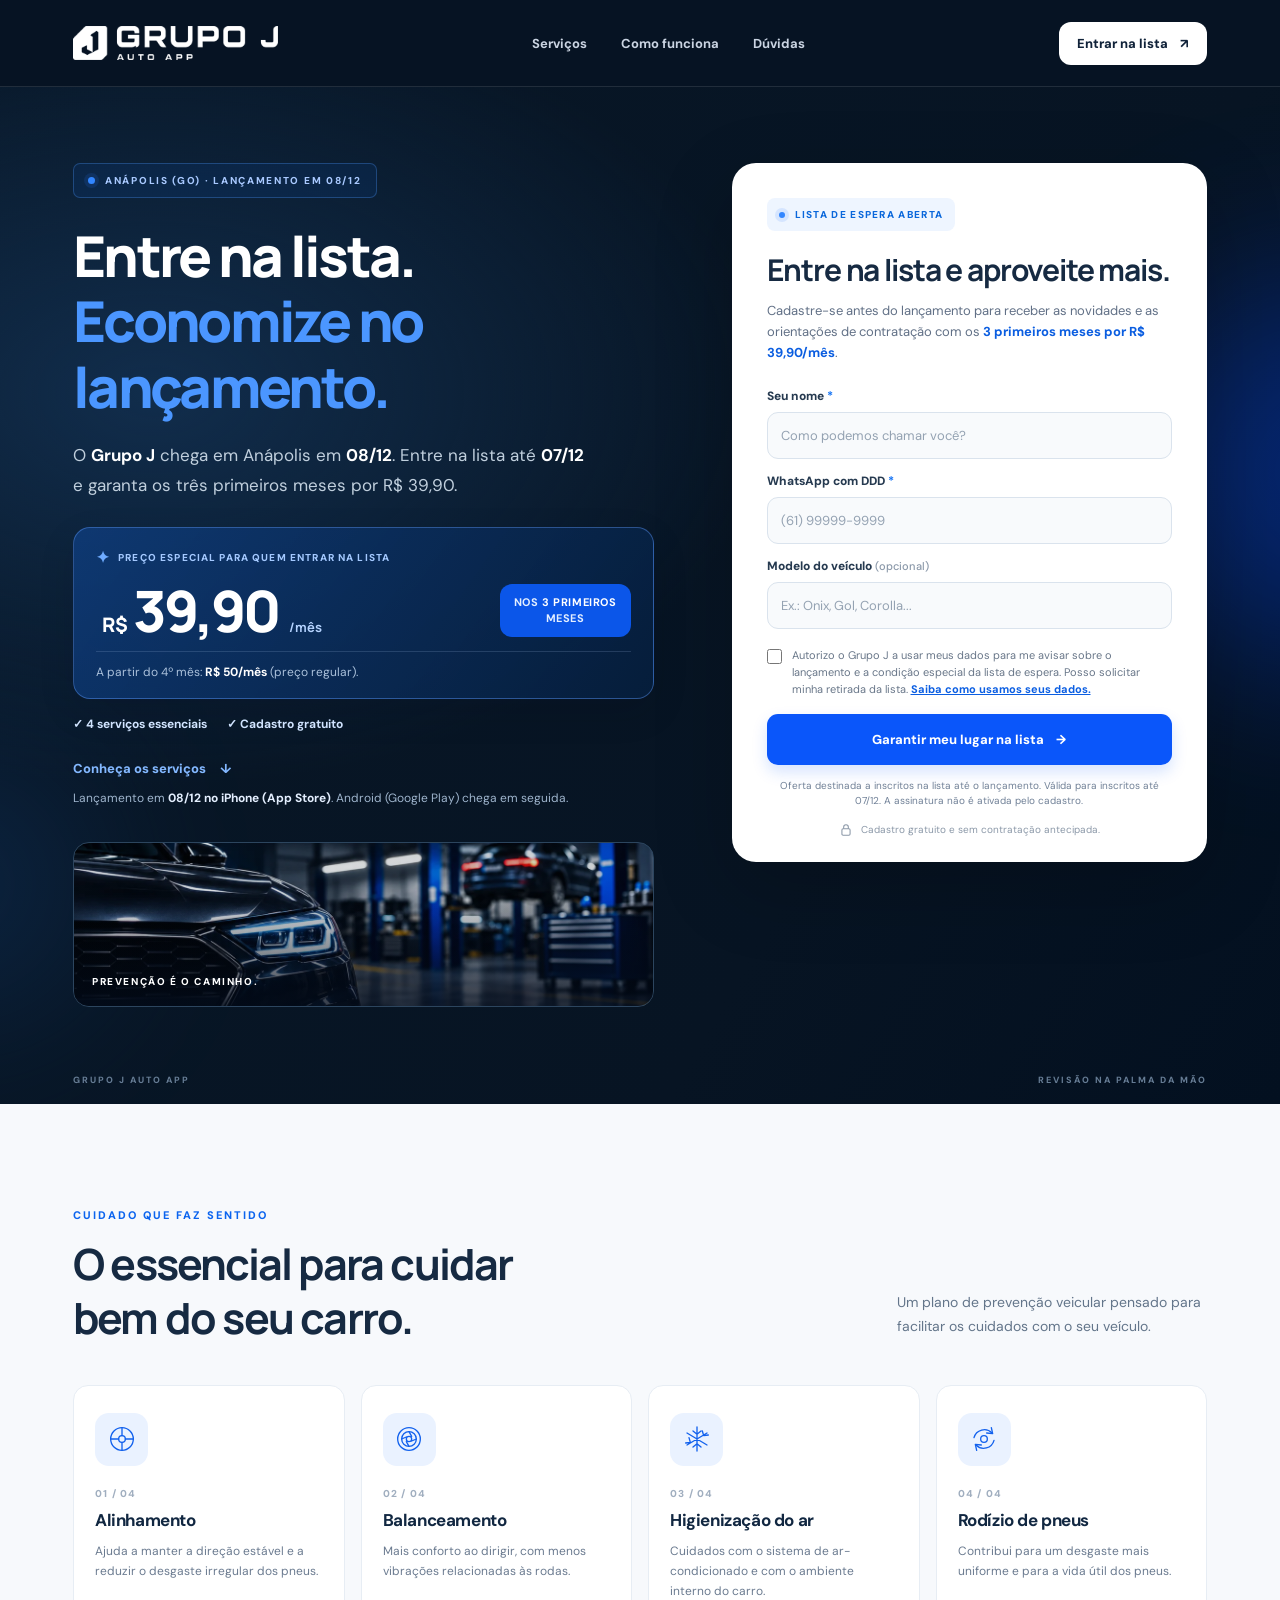
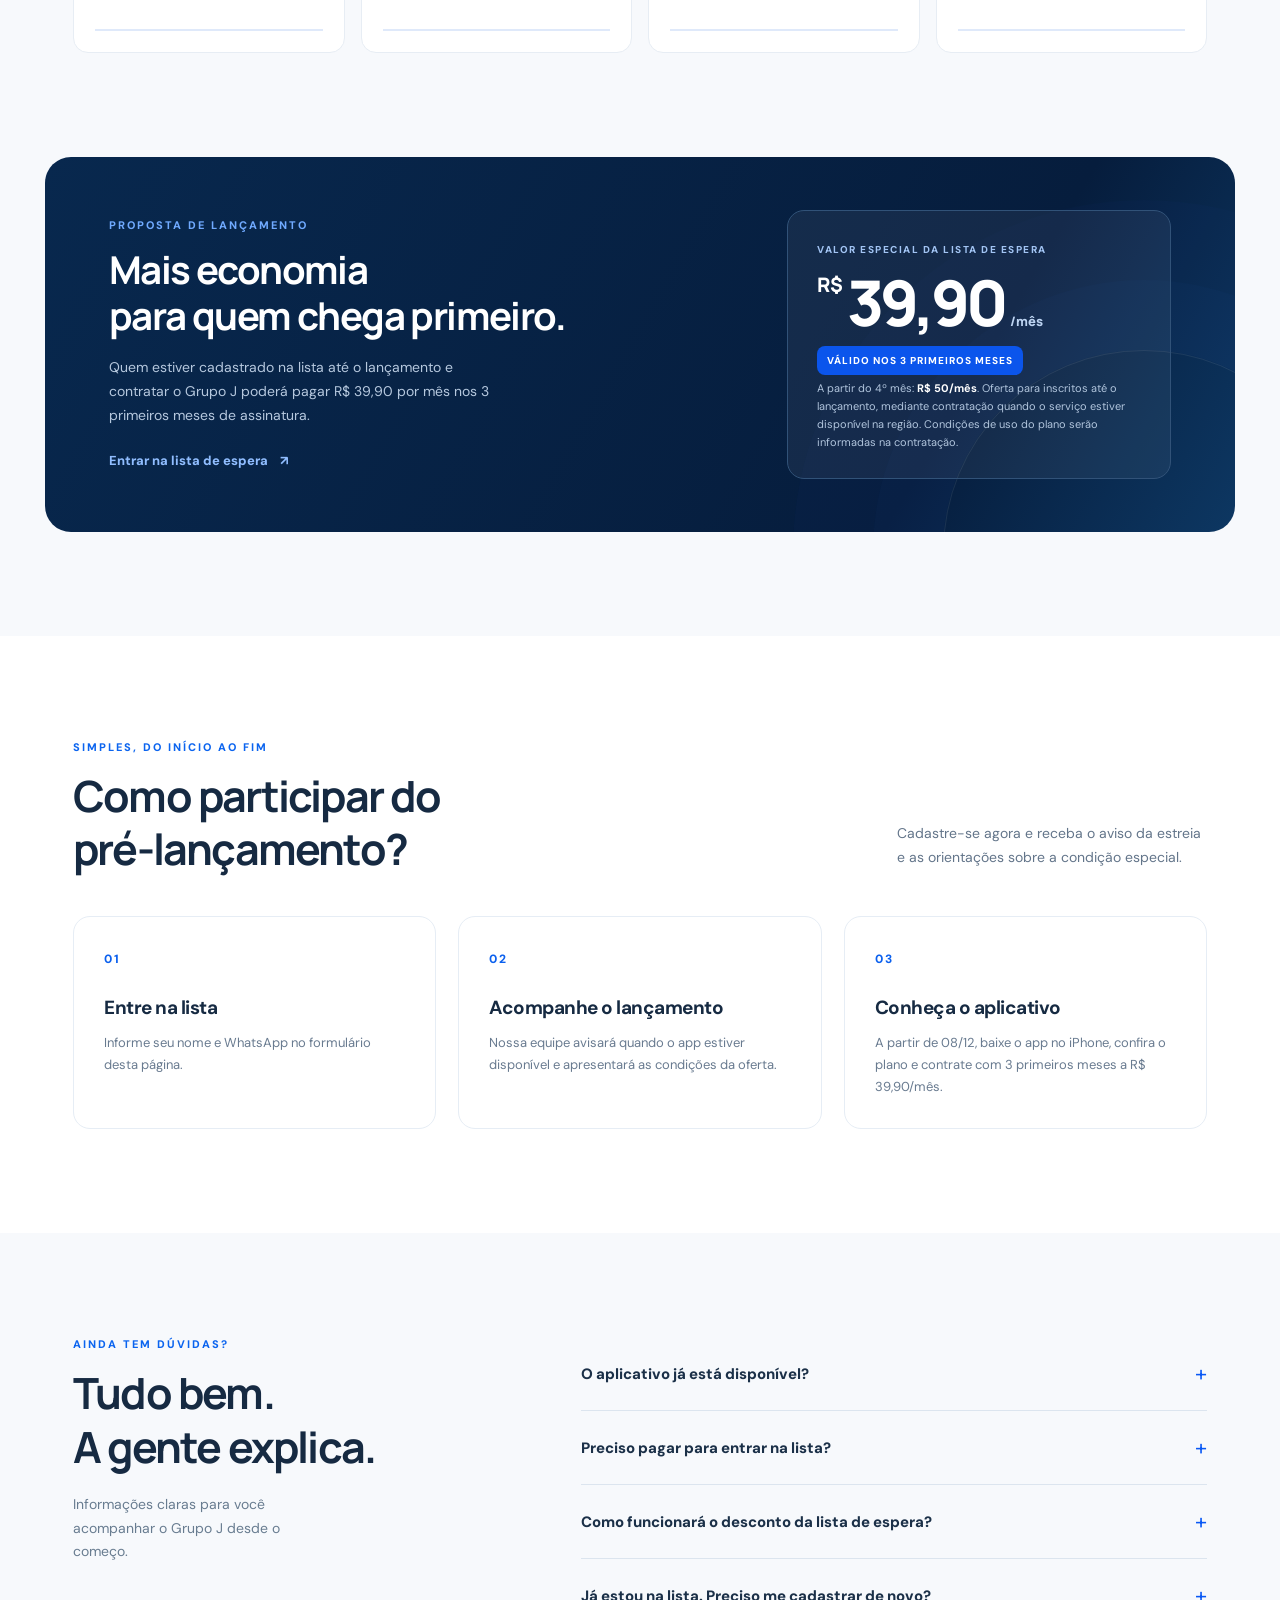
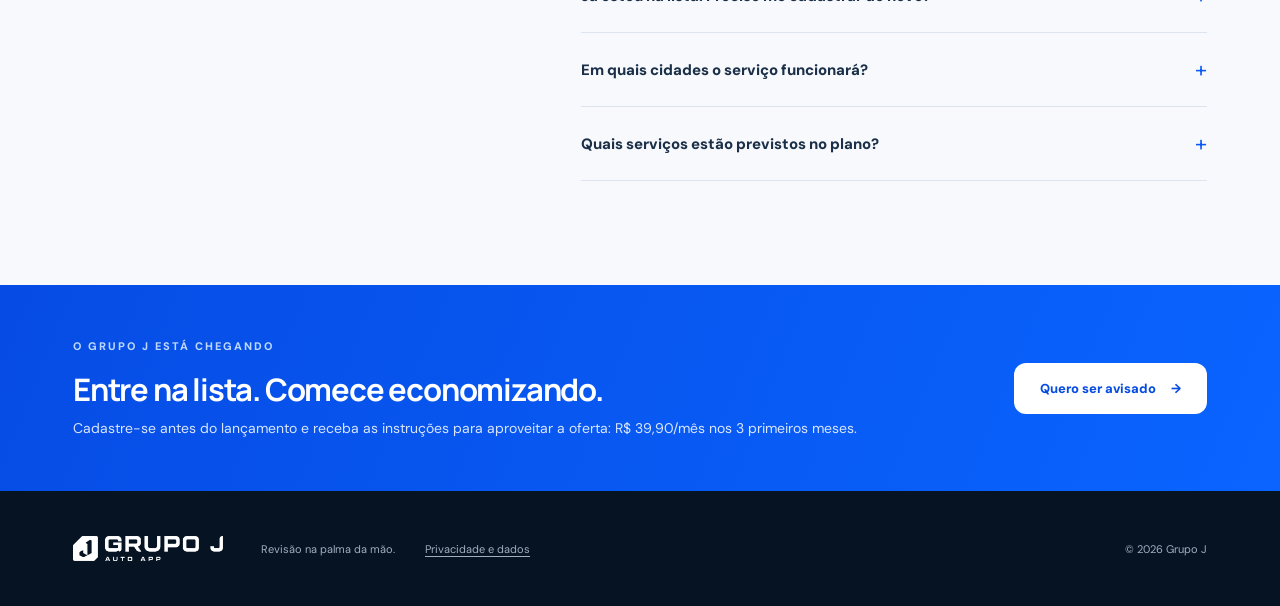
<file: index.html>
<!doctype html>
<html lang="pt-BR">
  <head>
    <meta charset="UTF-8" />
    <meta name="viewport" content="width=device-width, initial-scale=1, viewport-fit=cover" />
    <meta name="theme-color" content="#061323" />
    <meta name="description" content="Grupo J chega em Anápolis em 08/12! Inscreva-se na lista de espera: R$ 39,90/mês nos 3 primeiros meses ao contratar no lançamento. Depois, R$ 50/mês. Cadastro gratuito." />
    <meta property="og:type" content="website" />
    <meta property="og:title" content="Grupo J | 3 primeiros meses por R$ 39,90" />
    <meta property="og:description" content="Quem entrar na lista de espera até o lançamento poderá contratar o Grupo J por R$ 39,90/mês nos três primeiros meses. Depois, R$ 50/mês." />
    <title>Grupo J — Lista de espera com condição especial</title>
    <link rel="icon" href="assets/favicon.svg" type="image/svg+xml" />
    <link rel="preconnect" href="https://fonts.googleapis.com" />
    <link rel="preconnect" href="https://fonts.gstatic.com" crossorigin />
    <link href="https://fonts.googleapis.com/css2?family=DM+Sans:wght@400;500;600;700;800&family=Manrope:wght@400;500;600;700;800&display=swap" rel="stylesheet" />
    <link rel="stylesheet" href="styles.css" />
    <script src="config.js" defer></script>
    <script src="app.js" defer></script>
    <!-- Meta Pixel Code — Grupo J lista de espera -->
    <script>
      !function(f,b,e,v,n,t,s)
      {if(f.fbq)return;n=f.fbq=function(){n.callMethod?
      n.callMethod.apply(n,arguments):n.queue.push(arguments)};
      if(!f._fbq)f._fbq=n;n.push=n;n.loaded=!0;n.version='2.0';
      n.queue=[];t=b.createElement(e);t.async=!0;
      t.src=v;s=b.getElementsByTagName(e)[0];
      s.parentNode.insertBefore(t,s)}(window, document,'script',
      'https://connect.facebook.net/en_US/fbevents.js');
      fbq('init', '2364355797436251');
      fbq('track', 'PageView');
    </script>
    <noscript><img height="1" width="1" style="display:none" alt="" src="https://www.facebook.com/tr?id=2364355797436251&ev=PageView&noscript=1" /></noscript>
    <!-- End Meta Pixel Code -->
  </head>
  <body>
    <a class="skip-link" href="#conteudo">Pular para o conteúdo</a>
    <header class="site-header">
      <div class="container header-inner">
        <a class="brand" href="#inicio" aria-label="Grupo J — início">
          <img src="assets/logo-grupo-j-branca.webp" alt="Grupo J Auto App" width="225" height="38" />
        </a>
        <nav class="desktop-nav" aria-label="Navegação principal">
          <a href="#servicos">Serviços</a>
          <a href="#como-funciona">Como funciona</a>
          <a href="#perguntas">Dúvidas</a>
        </nav>
        <a class="header-cta" href="#lista">Entrar na lista <span aria-hidden="true">↗</span></a>
      </div>
    </header>

    <main id="conteudo">
      <section class="hero" id="inicio" aria-labelledby="hero-title">
        <div class="hero-light hero-light-one" aria-hidden="true"></div>
        <div class="hero-light hero-light-two" aria-hidden="true"></div>
        <div class="container hero-grid">
          <div class="hero-copy">
            <div class="eyebrow"><span class="pulse-dot"></span> ANÁPOLIS (GO) · LANÇAMENTO EM 08/12</div>
            <h1 id="hero-title">Entre na lista.<br /><span>Economize no lançamento.</span></h1>
            <p class="hero-description">O <strong>Grupo J</strong> chega em Anápolis em <strong>08/12</strong>. Entre na lista até <strong>07/12</strong> e garanta os três primeiros meses por R$ 39,90.</p>

            <div class="launch-offer" aria-label="Oferta de lançamento para participantes da lista de espera">
              <div class="launch-offer-head"><span class="offer-spark">✦</span> PREÇO ESPECIAL PARA QUEM ENTRAR NA LISTA</div>
              <div class="launch-offer-main"><div class="launch-offer-price"><span class="curr">R$</span><strong>39,90</strong><span class="per">/mês</span></div><div class="launch-offer-period">NOS <strong>3 PRIMEIROS</strong><br/>MESES</div></div>
              <div class="launch-offer-after">A partir do 4º mês: <strong>R$ 50/mês</strong> (preço regular).</div>
            </div>
            <div class="offer-benefits"><span>✓ 4 serviços essenciais</span><span>✓ Cadastro gratuito</span></div>
            <a class="hero-link" href="#servicos">Conheça os serviços <span aria-hidden="true">↓</span></a>
            <p class="platform-note">Lançamento em <strong>08/12 no iPhone (App Store)</strong>. Android (Google Play) chega em seguida.</p>
            <div class="photo-strip" role="img" aria-label="Veículo moderno em oficina automotiva">
              <div class="photo-strip-overlay"><span class="photo-tag">PREVENÇÃO É O CAMINHO.</span></div>
            </div>
          </div>

          <section class="signup-card" id="lista" aria-labelledby="signup-title">
            <div class="signup-tag"><span class="signup-tag-dot"></span> LISTA DE ESPERA ABERTA</div>
            <h2 id="signup-title">Entre na lista e aproveite mais.</h2>
            <p class="signup-intro">Cadastre-se antes do lançamento para receber as novidades e as orientações de contratação com os <strong>3 primeiros meses por R$ 39,90/mês</strong>.</p>
            <form id="waitlist-form" novalidate>
              <div class="form-field">
                <label for="nome">Seu nome <span aria-hidden="true">*</span></label>
                <input autocomplete="name" name="nome" id="nome" type="text" minlength="2" maxlength="100" placeholder="Como podemos chamar você?" required />
                <small id="nome-erro" class="error-text" aria-live="polite"></small>
              </div>
              <div class="form-field">
                <label for="whatsapp">WhatsApp com DDD <span aria-hidden="true">*</span></label>
                <input autocomplete="tel-national" name="whatsapp" id="whatsapp" type="tel" inputmode="numeric" maxlength="16" placeholder="(61) 99999-9999" required />
                <small id="whatsapp-erro" class="error-text" aria-live="polite"></small>
              </div>
              <input type="hidden" name="cidade" id="cidade" value="Anápolis / GO" />
              <div class="form-field">
                <label for="veiculo">Modelo do veículo <span class="optional">(opcional)</span></label>
                <input name="veiculo" id="veiculo" type="text" maxlength="80" placeholder="Ex.: Onix, Gol, Corolla..." />
              </div>
              <div class="visually-hidden honeypot" aria-hidden="true">
                <label for="website">Deixe este campo em branco</label>
                <input type="text" id="website" name="website" tabindex="-1" autocomplete="off" />
              </div>
              <label class="consent-line" for="consentimento">
                <input name="consentimento" id="consentimento" type="checkbox" required />
                <span>Autorizo o Grupo J a usar meus dados para me avisar sobre o lançamento e a condição especial da lista de espera. Posso solicitar minha retirada da lista. <a href='/privacidade' rel='noopener' target='_blank'>Saiba como usamos seus dados.</a></span>
              </label>
              <p id="form-feedback" class="form-feedback" role="status" aria-live="polite"></p>
              <button class="submit-btn" type="submit" id="submit-btn">Garantir meu lugar na lista <span aria-hidden="true">→</span></button>
              <p class="offer-fineprint">Oferta destinada a inscritos na lista até o lançamento. Válida para inscritos até 07/12. A assinatura não é ativada pelo cadastro.</p>
              <div class="form-footnote"><svg viewBox="0 0 24 24" fill="none" stroke="currentColor" stroke-width="1.8" aria-hidden="true"><rect x="5" y="10" width="14" height="11" rx="2"/><path d="M8 10V7a4 4 0 0 1 8 0v3"/></svg><span>Cadastro gratuito e sem contratação antecipada.</span></div>
            </form>
            <div id="success-panel" class="success-panel" hidden tabindex="-1">
              <span class="success-icon" aria-hidden="true">✓</span>
              <h3>Recebemos seu interesse!</h3>
              <p>Você entrou na lista de espera! No dia 08/12 nossa equipe vai avisar você pelo WhatsApp sobre como contratar com a condição de lançamento.</p>
              <a href="#servicos">Conheça os serviços <span aria-hidden="true">↗</span></a>
            </div>
          </section>
        </div>
        <div class="container hero-bottom"><span>GRUPO J AUTO APP</span><span>REVISÃO NA PALMA DA MÃO</span></div>
      </section>

      <section class="section services" id="servicos" aria-labelledby="services-title">
        <div class="container">
          <div class="section-head">
            <div>
              <p class="section-kicker">CUIDADO QUE FAZ SENTIDO</p>
              <h2 id="services-title">O essencial para cuidar<br />bem do seu carro.</h2>
            </div>
            <p>Um plano de prevenção veicular pensado para facilitar os cuidados com o seu veículo.</p>
          </div>
          <div class="service-grid">
            <article class="service-card">
              <div class="service-icon" aria-hidden="true"><svg viewBox="0 0 48 48" fill="none"><circle cx="24" cy="24" r="17"/><circle cx="24" cy="24" r="5"/><path d="M24 7v12M24 29v12M7 24h12M29 24h12"/></svg></div>
              <span class="service-n">01 / 04</span>
              <h3>Alinhamento</h3>
              <p>Ajuda a manter a direção estável e a reduzir o desgaste irregular dos pneus.</p>
              <span class="card-line"></span>
            </article>
            <article class="service-card">
              <div class="service-icon" aria-hidden="true"><svg viewBox="0 0 48 48" fill="none"><circle cx="24" cy="24" r="17"/><circle cx="24" cy="24" r="11"/><circle cx="24" cy="24" r="4"/><path d="m24 13 4 7M35 24l-7 3M24 35l-4-7M13 24l7-3"/></svg></div>
              <span class="service-n">02 / 04</span>
              <h3>Balanceamento</h3>
              <p>Mais conforto ao dirigir, com menos vibrações relacionadas às rodas.</p>
              <span class="card-line"></span>
            </article>
            <article class="service-card">
              <div class="service-icon" aria-hidden="true"><svg viewBox="0 0 48 48" fill="none"><path d="M24 6v36M9 15l30 18M9 33l30-18M18 12l6 5 6-5M18 36l6-5 6 5M12 22l2 7-7 1M41 18l-7 1-2-7"/></svg></div>
              <span class="service-n">03 / 04</span>
              <h3>Higienização do ar</h3>
              <p>Cuidados com o sistema de ar-condicionado e com o ambiente interno do carro.</p>
              <span class="card-line"></span>
            </article>
            <article class="service-card">
              <div class="service-icon" aria-hidden="true"><svg viewBox="0 0 48 48" fill="none"><path d="M36 15A16 16 0 0 0 9 22M12 33a16 16 0 0 0 27-7"/><path d="m35 7 2 9-9-1M13 41l-2-9 9 1"/><circle cx="24" cy="24" r="5"/></svg></div>
              <span class="service-n">04 / 04</span>
              <h3>Rodízio de pneus</h3>
              <p>Contribui para um desgaste mais uniforme e para a vida útil dos pneus.</p>
              <span class="card-line"></span>
            </article>
          </div>
        </div>
      </section>

      <section class="price-section" aria-labelledby="price-title">
        <div class="container price-panel">
          <div class="price-content"><p class="section-kicker">PROPOSTA DE LANÇAMENTO</p><h2 id="price-title">Mais economia<br />para quem chega primeiro.</h2><p>Quem estiver cadastrado na lista até o lançamento e contratar o Grupo J poderá pagar R$ 39,90 por mês nos 3 primeiros meses de assinatura.</p><a href="#lista" class="price-link">Entrar na lista de espera <span aria-hidden="true">↗</span></a></div>
          <div class="price-block"><span>VALOR ESPECIAL DA LISTA DE ESPERA</span><div class="price-amount price-promo"><sup>R$</sup>39,90<sub>/mês</sub></div><div class="price-duration">VÁLIDO NOS 3 PRIMEIROS MESES</div><p>A partir do 4º mês: <strong>R$ 50/mês</strong>. Oferta para inscritos até o lançamento, mediante contratação quando o serviço estiver disponível na região. Condições de uso do plano serão informadas na contratação.</p></div>
        </div>
      </section>

      <section class="section how" id="como-funciona" aria-labelledby="how-title">
        <div class="container">
          <div class="section-head"><div><p class="section-kicker">SIMPLES, DO INÍCIO AO FIM</p><h2 id="how-title">Como participar do<br />pré-lançamento?</h2></div><p>Cadastre-se agora e receba o aviso da estreia e as orientações sobre a condição especial.</p></div>
          <div class="steps">
            <article class="step"><span>01</span><h3>Entre na lista</h3><p>Informe seu nome e WhatsApp no formulário desta página.</p></article>
            <article class="step"><span>02</span><h3>Acompanhe o lançamento</h3><p>Nossa equipe avisará quando o app estiver disponível e apresentará as condições da oferta.</p></article>
            <article class="step"><span>03</span><h3>Conheça o aplicativo</h3><p>A partir de 08/12, baixe o app no iPhone, confira o plano e contrate com 3 primeiros meses a R$ 39,90/mês.</p></article>
          </div>
        </div>
      </section>

      <section class="faq section" id="perguntas" aria-labelledby="faq-title">
        <div class="container faq-grid">
          <div class="faq-intro"><p class="section-kicker">AINDA TEM DÚVIDAS?</p><h2 id="faq-title">Tudo bem.<br />A gente explica.</h2><p>Informações claras para você acompanhar o Grupo J desde o começo.</p></div>
          <div class="faq-list">
            <details><summary>O aplicativo já está disponível? <span aria-hidden="true">+</span></summary><p>O lançamento é em 08/12, primeiro no iPhone (App Store). A versão para Android (Google Play) chega logo depois, e quem estiver na lista será avisado.</p></details>
            <details><summary>Preciso pagar para entrar na lista? <span aria-hidden="true">+</span></summary><p>Não. A inscrição na lista de espera é gratuita e não representa contratação da assinatura.</p></details>
            <details><summary>Como funcionará o desconto da lista de espera? <span aria-hidden="true">+</span></summary><p>Quem estiver inscrito na lista de espera até o lançamento poderá contratar o plano por R$ 39,90/mês nos 3 primeiros meses. A partir do 4º mês, a mensalidade será R$ 50. O cadastro é gratuito, e a contratação depende da disponibilidade do serviço na região e das condições do plano.</p></details>
            <details><summary>Já estou na lista. Preciso me cadastrar de novo? <span aria-hidden="true">+</span></summary><p>Não. Se seu cadastro já foi recebido, ele continua na lista de espera. Quando o serviço estiver disponível, nossa equipe poderá entrar em contato com as orientações da condição de lançamento.</p></details>
            <details><summary>Em quais cidades o serviço funcionará? <span aria-hidden="true">+</span></summary><p>O Grupo J começa por Anápolis (GO), com oficinas parceiras da cidade.</p></details>
            <details><summary>Quais serviços estão previstos no plano? <span aria-hidden="true">+</span></summary><p>Alinhamento, balanceamento, higienização do ar-condicionado e rodízio de pneus. As condições de utilização serão apresentadas quando o serviço estiver disponível.</p></details>
          </div>
        </div>
      </section>

      <section class="bottom-cta" aria-labelledby="bottom-title"><div class="container bottom-inner"><div><p class="section-kicker">O GRUPO J ESTÁ CHEGANDO</p><h2 id="bottom-title">Entre na lista. Comece economizando.</h2><p>Cadastre-se antes do lançamento e receba as instruções para aproveitar a oferta: R$ 39,90/mês nos 3 primeiros meses.</p></div><a href="#lista" class="bottom-button">Quero ser avisado <span aria-hidden="true">→</span></a></div></section>
    </main>

    <footer class="footer"><div class="container footer-inner"><img src="assets/logo-grupo-j-branca.webp" alt="Grupo J Auto App" width="177" height="30"/><p>Revisão na palma da mão.</p><a href='/privacidade'>Privacidade e dados</a><span>© <span id="year">2026</span> Grupo J</span></div></footer>
  </body>
</html>
</file>
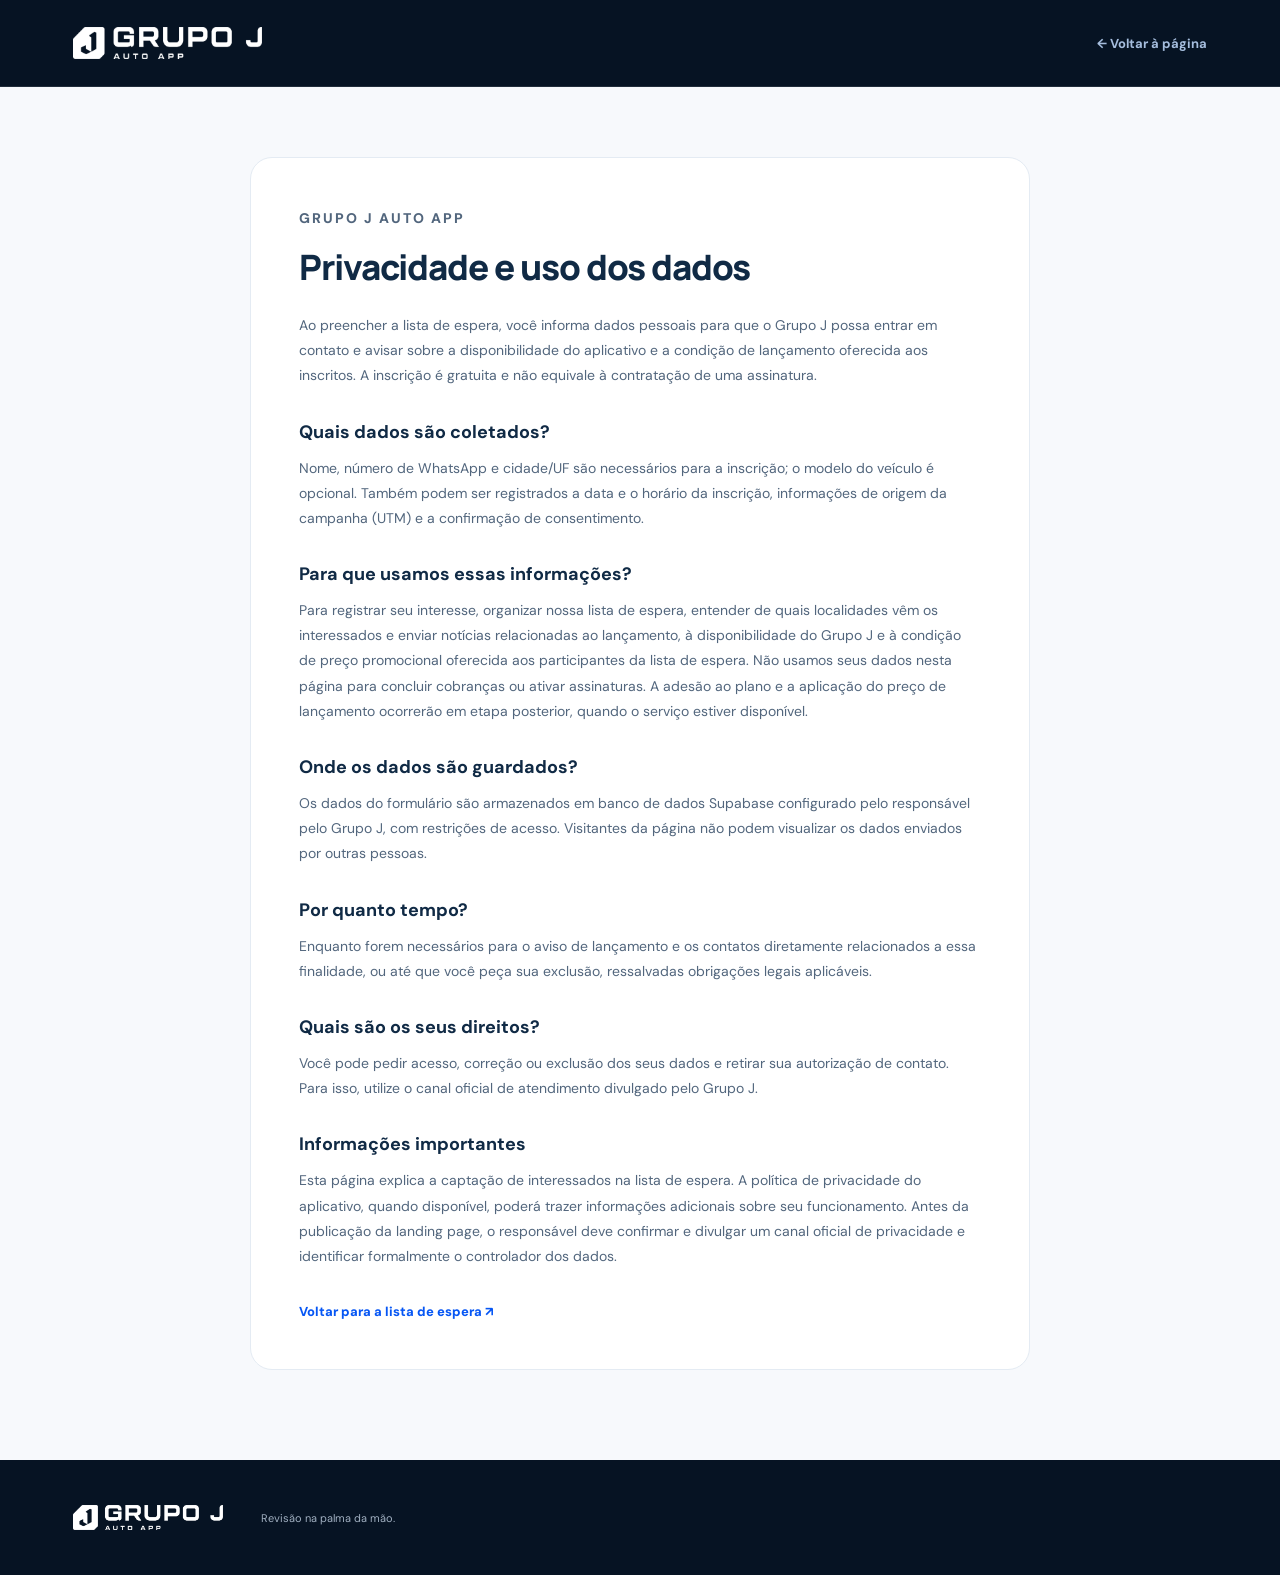
<file: privacidade.html>
<!doctype html>
<html lang="pt-BR">
<head>
<meta charset="UTF-8"/>
<meta name="viewport" content="width=device-width,initial-scale=1"/>
<meta name="theme-color" content="#061323"/><title>Privacidade — Grupo J Auto App</title>
<link rel="icon" href="assets/favicon.svg" type="image/svg+xml" />
<link href="https://fonts.googleapis.com/css2?family=DM+Sans:wght@400;600;700;800&family=Manrope:wght@700;800&display=swap" rel="stylesheet" />
<link rel="stylesheet" href="styles.css" />
<style>.privacy-body{background:#f7f9fc;min-height:100vh}.privacy-content{max-width:820px;margin:0 auto;padding:70px 20px 90px}.privacy-card{background:#fff;border:1px solid #e4ebf3;border-radius:22px;padding:48px}.privacy-card h1{color:#102a45;font:800 35px/1.25 Manrope,Arial,sans-serif;letter-spacing:-1px;margin:12px 0 23px}.privacy-card h2{font-size:18px;color:#102a45;margin:31px 0 12px}.privacy-card p,.privacy-card li{color:#52667d;line-height:1.8;font-size:14px}.privacy-card ul{padding-left:18px}.privacy-link{display:inline-block;color:#0656f4;font-weight:800;font-size:13px;margin-top:20px}.privacy-back{display:inline-block;color:#a5bddd;font-weight:700;font-size:13px}.privacy-body .site-header .header-inner{justify-content:space-between}@media(max-width:600px){.privacy-content{padding-top:35px}.privacy-card{padding:29px 22px}.privacy-card h1{font-size:28px}}</style>
</head>
<body class="privacy-body">
<header class="site-header"><div class="container header-inner"><a aria-label='Grupo J — voltar' href='/'><img width="189" height="32" src="assets/logo-grupo-j-branca.webp" alt="Grupo J Auto App" /></a><a class='privacy-back' href='/'>← Voltar à página</a></div></header>
<main class="privacy-content"><article class="privacy-card">
<p class="section-kicker">GRUPO J AUTO APP</p><h1>Privacidade e uso dos dados</h1>
<p>Ao preencher a lista de espera, você informa dados pessoais para que o Grupo J possa entrar em contato e avisar sobre a disponibilidade do aplicativo e a condição de lançamento oferecida aos inscritos. A inscrição é gratuita e não equivale à contratação de uma assinatura.</p>
<h2>Quais dados são coletados?</h2><p>Nome, número de WhatsApp e cidade/UF são necessários para a inscrição; o modelo do veículo é opcional. Também podem ser registrados a data e o horário da inscrição, informações de origem da campanha (UTM) e a confirmação de consentimento.</p>
<h2>Para que usamos essas informações?</h2><p>Para registrar seu interesse, organizar nossa lista de espera, entender de quais localidades vêm os interessados e enviar notícias relacionadas ao lançamento, à disponibilidade do Grupo J e à condição de preço promocional oferecida aos participantes da lista de espera. Não usamos seus dados nesta página para concluir cobranças ou ativar assinaturas. A adesão ao plano e a aplicação do preço de lançamento ocorrerão em etapa posterior, quando o serviço estiver disponível.</p>
<h2>Onde os dados são guardados?</h2><p>Os dados do formulário são armazenados em banco de dados Supabase configurado pelo responsável pelo Grupo J, com restrições de acesso. Visitantes da página não podem visualizar os dados enviados por outras pessoas.</p>
<h2>Por quanto tempo?</h2><p>Enquanto forem necessários para o aviso de lançamento e os contatos diretamente relacionados a essa finalidade, ou até que você peça sua exclusão, ressalvadas obrigações legais aplicáveis.</p>
<h2>Quais são os seus direitos?</h2><p>Você pode pedir acesso, correção ou exclusão dos seus dados e retirar sua autorização de contato. Para isso, utilize o canal oficial de atendimento divulgado pelo Grupo J.</p>
<h2>Informações importantes</h2><p>Esta página explica a captação de interessados na lista de espera. A política de privacidade do aplicativo, quando disponível, poderá trazer informações adicionais sobre seu funcionamento. Antes da publicação da landing page, o responsável deve confirmar e divulgar um canal oficial de privacidade e identificar formalmente o controlador dos dados.</p>
<a class='privacy-link' href='/#lista'>Voltar para a lista de espera ↗</a>
</article></main>
<footer class="footer"><div class="container footer-inner"><img src="assets/logo-grupo-j-branca.webp" alt="Grupo J" width="150" height="25"/><p>Revisão na palma da mão.</p></div></footer>
</body></html>
</file>
<file: styles.css>
:root{--ink:#061323;--navy:#07192c;--navy2:#0b2341;--blue:#0754ff;--blue2:#247aff;--line:#e5ebf2;--surface:#f3f7fb;--text:#162a42;--muted:#64758b;--white:#fff;--radius:20px;font-family:'DM Sans',Arial,sans-serif}
*{box-sizing:border-box}html{scroll-behavior:smooth;scroll-padding-top:96px}body{margin:0;color:var(--text);background:white;-webkit-font-smoothing:antialiased}a{color:inherit;text-decoration:none}button,input{font:inherit}button{cursor:pointer}img{max-width:100%;display:block}svg{width:24px;height:24px}a:focus-visible,button:focus-visible,input:focus-visible,summary:focus-visible{outline:3px solid #6aa5ff;outline-offset:3px}.container{max-width:1190px;margin:auto;padding-inline:28px}.skip-link{position:absolute;left:-999px;top:8px;background:white;color:black;z-index:100;padding:10px}.skip-link:focus{left:8px}.site-header{position:relative;z-index:5;background:#061323;border-bottom:1px solid rgba(255,255,255,.11)}.header-inner{height:86px;display:flex;align-items:center;justify-content:space-between;gap:28px}.brand img{width:205px;height:auto}.desktop-nav{display:flex;gap:34px;color:#cad4e2;font-size:13px;font-weight:700}.desktop-nav a:hover{color:white}.header-cta{background:#fff;color:#102239;border-radius:12px;padding:13px 18px;font-weight:800;font-size:13px;white-space:nowrap;transition:transform .2s,background .2s}.header-cta span{margin-left:9px}.header-cta:hover{transform:translateY(-2px);background:#e8f0ff}
.hero{position:relative;overflow:hidden;background:radial-gradient(ellipse at 12% 30%,#112d4c 0%,transparent 39%),linear-gradient(120deg,#081727 0%,#071423 67%,#031020 100%);color:#fff}.hero-light{position:absolute;border-radius:999px;filter:blur(90px);pointer-events:none;opacity:.35}.hero-light-one{width:390px;height:390px;background:#084bff;right:-240px;top:190px}.hero-light-two{width:240px;height:240px;background:#174988;left:-160px;bottom:100px}.hero-grid{position:relative;display:grid;grid-template-columns:minmax(0,1.05fr) minmax(360px,.86fr);align-items:center;gap:78px;padding-top:76px;padding-bottom:67px}.hero-copy{min-width:0}.eyebrow{display:inline-flex;gap:10px;align-items:center;border:1px solid rgba(76,151,255,.3);background:rgba(17,103,225,.1);color:#a9c9ff;padding:10px 14px;border-radius:7px;font-weight:800;letter-spacing:1.7px;font-size:10px}.pulse-dot,.signup-tag-dot{display:block;width:7px;height:7px;border-radius:50%;background:#3286ff;box-shadow:0 0 0 4px rgba(52,126,255,.13)}h1,h2,h3,p{margin-top:0}.hero h1{font-family:Manrope,'DM Sans',sans-serif;font-size:clamp(37px,4.4vw,60px);line-height:1.16;font-weight:800;letter-spacing:-2.7px;margin:25px 0 21px;max-width:680px}.hero h1 span{color:#4b96ff}.hero-description{font-size:17px;line-height:1.77;color:#c0cfdd;max-width:520px;margin:0}.hero-description strong{color:white}.hero-highlights{display:flex;align-items:center;gap:32px;margin:28px 0 20px}.highlight{display:flex;gap:11px;align-items:center}.highlight-number,.highlight-price{font-family:Manrope,Arial,sans-serif;font-size:49px;line-height:1;letter-spacing:-2px;color:#fff;font-weight:800}.highlight-price sup{font-size:17px;letter-spacing:-.5px;vertical-align:top;margin-right:5px;line-height:1.3}.highlight-label{font-size:12px;line-height:1.46;color:#abbfd5;font-weight:600}.highlight-divider{width:1px;height:47px;background:#38526c}.hero-link{font-weight:800;color:#83b8ff;font-size:13px;display:inline-flex;gap:14px;align-items:center}.hero-link:hover{color:white}.photo-strip{height:165px;margin-top:35px;background-image:linear-gradient(90deg,rgba(6,19,35,.13),rgba(6,19,35,.20)),url('assets/oficina-automotiva.webp');background-position:center 47%;background-size:cover;border:1px solid #2c455e;border-radius:16px;position:relative;overflow:hidden}.photo-strip-overlay{position:absolute;inset:0;display:flex;align-items:end;padding:18px;background:linear-gradient(0deg,rgba(2,11,26,.75),transparent 65%)}.photo-tag{font-size:10px;font-weight:800;letter-spacing:1.6px;color:#fff}.signup-card{background:#fff;color:#162a42;padding:35px 35px 25px;border-radius:24px;box-shadow:0 25px 80px rgba(0,0,0,.2);align-self:start;scroll-margin-top:100px}.signup-tag{display:inline-flex;align-items:center;gap:10px;font-size:10px;letter-spacing:1.3px;font-weight:800;color:#0a67db;background:#eef5ff;padding:10px 12px;border-radius:8px}.signup-tag-dot{width:6px;height:6px}.signup-card h2{font-family:Manrope,Arial,sans-serif;letter-spacing:-1.15px;font-size:30px;line-height:1.28;margin:20px 0 12px}.signup-intro{font-size:13px;line-height:1.6;color:#617086;margin-bottom:24px}.form-field{margin-bottom:14px}.form-field label{display:block;color:#263a50;font-weight:800;font-size:12px;margin-bottom:8px}.form-field label>span:not(.optional){color:#1674f4}.form-field .optional{font-size:11px;color:#8a98a9;font-weight:500}.form-field input{display:block;width:100%;border:1px solid #dae3ed;border-radius:11px;height:47px;padding:0 13px;background:#f8fafc;color:#1c2f43;font-size:13px;outline:none;transition:border-color .2s,box-shadow .2s}.form-field input::placeholder{color:#94a2b2}.form-field input:focus{border-color:#3387f9;box-shadow:0 0 0 3px rgba(52,122,240,.1);background:white}.form-field input[aria-invalid='true']{border-color:#d65454}.error-text{color:#bc3838;font-size:11px;margin-top:4px;display:block;min-height:0}.error-text:empty{display:none}.visually-hidden{position:absolute!important;width:1px;height:1px;padding:0;margin:-1px;overflow:hidden;clip-path:inset(50%);white-space:nowrap;border:0}.consent-line{display:flex;gap:10px;align-items:flex-start;font-size:11px;line-height:1.55;color:#697789;margin:18px 0 16px;cursor:pointer}.consent-line input{flex:none;accent-color:#0a5cff;margin:2px 0 0;cursor:pointer;width:15px;height:15px}.consent-line a{text-decoration:underline;color:#0b5ee2;font-weight:700}.submit-btn{display:flex;align-items:center;justify-content:center;gap:12px;background:#0a56fa;color:white;border:0;border-radius:11px;width:100%;min-height:51px;font-weight:800;font-size:13px;box-shadow:0 7px 15px rgba(10,86,250,.17);transition:background .2s,transform .2s}.submit-btn:hover{background:#003fc7;transform:translateY(-1px)}.submit-btn:disabled{opacity:.68;cursor:progress;transform:none}.form-feedback{font-size:12px;color:#a33535;line-height:1.5;margin:0 0 11px}.form-feedback:empty{display:none}.form-footnote{display:flex;justify-content:center;align-items:center;gap:8px;margin-top:14px;font-size:10px;color:#8b98a8}.form-footnote svg{height:14px;width:14px}.success-panel{text-align:center;outline:0;padding:26px 0 13px}.success-panel[hidden]{display:none}.success-icon{width:64px;height:64px;margin:auto auto 20px;border-radius:50%;background:#e7f6ee;color:#13a261;display:grid;place-items:center;font-size:34px;font-weight:800}.success-panel h3{font-size:24px;margin-bottom:12px}.success-panel p{font-size:14px;color:#617086;line-height:1.65}.success-panel a{color:#0754ff;font-weight:800;font-size:13px}.hero-bottom{display:flex;justify-content:space-between;position:relative;padding-bottom:18px;color:#667c94;font-size:9px;font-weight:800;letter-spacing:2px}
.section{padding:104px 0}.services{background:#f7f9fc}.section-head{display:flex;justify-content:space-between;align-items:end;gap:40px;margin-bottom:40px}.section-kicker{color:#0b64ef;font-size:11px;letter-spacing:2px;font-weight:800;margin-bottom:15px}.section-head h2,.faq-intro h2{font-size:clamp(30px,3.4vw,43px);font-family:Manrope,Arial,sans-serif;letter-spacing:-1.8px;line-height:1.25;margin:0}.section-head>p{max-width:310px;line-height:1.7;color:#63758a;margin:0 0 6px;font-size:14px}.service-grid{display:grid;grid-template-columns:repeat(4,1fr);gap:16px}.service-card{background:white;border:1px solid #e7edf4;border-radius:15px;padding:27px 21px 21px;min-height:268px;position:relative;display:flex;flex-direction:column;transition:transform .2s,box-shadow .2s}.service-card:hover{transform:translateY(-4px);box-shadow:0 14px 35px rgba(8,36,78,.07)}.service-icon{height:53px;width:53px;border-radius:14px;background:#eaf2ff;display:grid;place-items:center;color:#1261ed;margin-bottom:21px}.service-icon svg{width:32px;height:32px;stroke:currentColor;stroke-width:2;stroke-linecap:round;stroke-linejoin:round}.service-n{color:#a0aebf;font-size:10px;letter-spacing:1.2px;font-weight:800;margin-bottom:9px}.service-card h3{font-size:17px;letter-spacing:-.4px;margin:0 0 10px;color:#112741}.service-card p{font-size:12px;line-height:1.68;color:#6b7b90;margin:0 0 24px}.card-line{height:2px;background:#dfe9fa;margin-top:auto;display:block}.service-card:hover .card-line{background:#0a57f6}.price-section{background:#f7f9fc;padding:0 0 104px}.price-panel{background:linear-gradient(120deg,#08284e,#061d3d 75%,#0d3762);border-radius:26px;color:white;padding:53px 64px;display:grid;grid-template-columns:1.3fr .8fr;gap:55px;align-items:center;position:relative;overflow:hidden}.price-panel:before{content:'';position:absolute;right:-110px;bottom:-220px;width:400px;height:400px;border:1px solid rgba(255,255,255,.08);border-radius:50%;box-shadow:0 0 0 70px rgba(50,122,255,.025),0 0 0 150px rgba(50,122,255,.02)}.price-content,.price-block{position:relative}.price-content .section-kicker{color:#70aaff}.price-content h2{font-family:Manrope,Arial,sans-serif;font-size:clamp(30px,3vw,42px);line-height:1.21;letter-spacing:-1.6px;margin:0 0 16px}.price-content>p:not(.section-kicker){font-size:14px;line-height:1.7;color:#b6c8de;max-width:390px;margin-bottom:22px}.price-link{font-size:13px;font-weight:800;color:#90bdff;display:inline-flex;gap:12px;align-items:center}.price-block{border:1px solid #315278;border-radius:17px;padding:26px 29px;background:rgba(255,255,255,.055)}.price-block>span{font-size:10px;letter-spacing:1.5px;color:#a2c4f3;font-weight:800}.price-amount{font-size:86px;letter-spacing:-7px;line-height:1.4;font-family:Manrope,Arial,sans-serif;font-weight:800}.price-amount sup{font-size:25px;letter-spacing:0;vertical-align:top;margin-right:8px;line-height:2.7}.price-amount sub{font-size:15px;letter-spacing:0;margin-left:6px;vertical-align:baseline;color:#bdd4f2}.price-block p{color:#b1c5dd;font-size:11px;line-height:1.65;margin:4px 0 0}
.how{background:#fff}.steps{display:grid;grid-template-columns:repeat(3,1fr);gap:22px}.step{padding:30px;border:1px solid #e6edf5;border-radius:17px;background:#fff;min-height:213px}.step>span{font-size:12px;color:#0b60ee;font-weight:800;letter-spacing:2px}.step h3{font-size:19px;letter-spacing:-.5px;margin:27px 0 12px}.step p{font-size:13px;line-height:1.7;color:#697b90;margin:0}.faq{background:#f7f9fc}.faq-grid{display:grid;grid-template-columns:.8fr 1.2fr;gap:90px}.faq-intro>p:last-child{max-width:260px;color:#687c90;font-size:14px;line-height:1.7;margin:19px 0 0}.faq-list details{border-bottom:1px solid #dce5ef}.faq-list summary{list-style:none;cursor:pointer;font-weight:800;font-size:15px;color:#1b3048;padding:22px 0;display:flex;justify-content:space-between;align-items:center;gap:20px}.faq-list summary::-webkit-details-marker{display:none}.faq-list summary span{color:#0a59f5;font-size:22px;font-weight:400;transition:transform .2s}.faq-list details[open] summary span{transform:rotate(45deg)}.faq-list details>p{font-size:13px;line-height:1.75;color:#6c7d90;max-width:620px;margin:0 0 22px}.bottom-cta{background:linear-gradient(112deg,#064ce4,#0a64ff);color:white;padding:54px 0}.bottom-inner{display:flex;align-items:center;justify-content:space-between;gap:25px}.bottom-cta .section-kicker{color:#bdd8ff}.bottom-cta h2{font-family:Manrope,Arial,sans-serif;font-size:31px;letter-spacing:-1.2px;margin:0 0 9px}.bottom-cta p:last-child{font-size:14px;color:#d9e6ff;margin:0}.bottom-button{padding:17px 26px;border-radius:12px;font-weight:800;font-size:13px;background:white;color:#074ce1;white-space:nowrap;display:inline-flex;gap:15px}.bottom-button:hover{background:#edf4ff}.footer{background:#061323;color:#a0afc0}.footer-inner{display:flex;align-items:center;gap:30px;min-height:115px;font-size:11px}.footer img{max-width:150px;height:auto;margin-right:8px}.footer p{margin:0}.footer a{text-decoration:underline;text-underline-offset:3px}.footer span:last-child{margin-left:auto}
@media(max-width:1020px){.hero-grid{gap:34px;grid-template-columns:minmax(0,1fr) minmax(330px,.95fr)}.hero h1{font-size:44px}.signup-card{padding:29px 25px 24px}.service-grid{grid-template-columns:repeat(2,1fr)}.service-card{min-height:250px}.faq-grid{gap:40px}.price-panel{padding:45px 42px}}
@media(max-width:730px){.container{padding-inline:20px}.header-inner{height:74px}.brand img{width:161px}.desktop-nav{display:none}.header-cta{font-size:11px;padding:11px 12px}.header-cta span{display:none}.hero-grid{display:flex;flex-direction:column;gap:28px;padding-top:43px;padding-bottom:31px;align-items:stretch}.hero h1{font-size:clamp(36px,8vw,47px);letter-spacing:-1.85px;margin-top:21px}.hero-description{font-size:14px;line-height:1.73}.hero-highlights{margin:25px 0 18px;gap:24px}.highlight-number,.highlight-price{font-size:41px}.photo-strip{height:150px;margin-top:26px}.signup-card{width:100%;padding:29px 22px 22px;border-radius:18px}.signup-card h2{font-size:26px}.hero-bottom{font-size:8px;letter-spacing:1.2px}.section{padding:74px 0}.section-head{display:block;margin-bottom:28px}.section-head h2,.faq-intro h2{font-size:31px}.section-head>p{margin-top:17px}.services .service-grid{grid-template-columns:repeat(2,1fr);gap:12px}.service-card{padding:21px 16px;min-height:265px}.service-card h3{font-size:15px}.service-card p{font-size:11px}.price-section{padding-bottom:74px}.price-panel{grid-template-columns:1fr;padding:33px 26px;gap:24px;border-radius:18px}.price-content h2{font-size:32px}.price-amount{font-size:69px}.price-block{padding:22px}.steps{grid-template-columns:1fr;gap:12px}.step{min-height:0;padding:23px}.step h3{margin:16px 0 8px}.faq-grid{grid-template-columns:1fr;gap:15px}.faq-intro>p:last-child{max-width:none}.bottom-inner{align-items:flex-start;flex-direction:column}.bottom-cta h2{font-size:28px}.bottom-button{margin-top:4px}.footer-inner{min-height:0;padding-block:30px;flex-wrap:wrap;gap:18px}.footer-inner p{width:calc(100% - 180px)}.footer span:last-child{margin-left:0}}
@media(max-width:380px){.container{padding-inline:17px}.brand img{width:139px}.header-cta{padding:10px}.hero h1{font-size:34px}.signup-card{padding:25px 17px}.service-grid{grid-template-columns:1fr!important}.service-card{min-height:180px}.photo-strip{height:135px}}
@media(prefers-reduced-motion:reduce){html{scroll-behavior:auto}*,*:before,*:after{transition:none!important;animation:none!important}}

.platform-note{margin:12px 0 0;font-size:12px;line-height:1.4;color:#9fb5cd}.platform-note strong{color:#e4efff}

/* GRUPO J — CONDIÇÃO ESPECIAL DE LANÇAMENTO */

.launch-offer{margin:27px 0 17px;padding:19px 22px 18px;border:1px solid rgba(95,156,255,.41);border-radius:17px;background:linear-gradient(125deg,rgba(15,62,128,.78),rgba(6,30,60,.94));box-shadow:0 13px 37px rgba(1,11,30,.11)}
.launch-offer-head{display:flex;align-items:center;gap:8px;color:#a4c9ff;font-size:10px;letter-spacing:1.15px;font-weight:800}.offer-spark{color:#6eabff;font-size:16px}.launch-offer-main{display:flex;align-items:center;justify-content:space-between;gap:12px;margin:8px 0 7px}.launch-offer-price{color:#fff;font:800 clamp(50px,4.7vw,68px)/1.12 Manrope,Arial,sans-serif;letter-spacing:-3.6px;white-space:nowrap}.launch-offer-price small{font-size:21px;letter-spacing:0;vertical-align:top;margin-right:6px;line-height:2.2}.launch-offer-price>span{font-size:14px;letter-spacing:0;font-weight:700;color:#b5d3ff;margin-left:6px}.launch-offer-period{padding:10px 14px;border-radius:12px;background:#0b56e9;color:#e4efff;text-align:center;font-size:11px;font-weight:700;line-height:1.5;letter-spacing:.6px}.launch-offer-period strong{color:#fff}.launch-offer-after{border-top:1px solid rgba(168,195,233,.18);padding-top:12px;color:#abc1db;font-size:12px}.launch-offer-after strong{color:#fff}.offer-benefits{display:flex;flex-wrap:wrap;column-gap:20px;row-gap:8px;color:#d1e4ff;font-size:12px;font-weight:700;margin:4px 0 25px}.signup-intro strong{color:#0a5de0}.price-promo{font-size:63px;letter-spacing:-4px;white-space:nowrap}.price-promo sup{font-size:20px;margin-right:4px}.price-promo sub{font-size:13px}.price-duration{display:inline-block;padding:8px 10px;border-radius:8px;background:#0b55ec;color:white;font-size:10px;font-weight:800;letter-spacing:1px}.price-block p strong{color:#fff}
@media(max-width:1020px){.launch-offer{padding:17px}.launch-offer-main{flex-wrap:wrap}.launch-offer-price{font-size:53px}.launch-offer-period{font-size:10px}}
@media(max-width:730px){.hero-grid{padding-top:30px}.hero h1{font-size:clamp(35px,8vw,45px)}.launch-offer{margin:23px 0 15px;padding:17px}.launch-offer-main{flex-wrap:nowrap}.launch-offer-price{font-size:clamp(43px,10vw,57px);letter-spacing:-3px}.launch-offer-price small{font-size:17px;margin-right:3px}.launch-offer-price>span{font-size:11px;margin-left:1px}.launch-offer-period{padding:9px;font-size:9px}.offer-benefits{font-size:11px;margin-bottom:20px}.price-promo{font-size:59px}}
@media(max-width:380px){.launch-offer-price{font-size:42px}.launch-offer-period{padding:7px;font-size:8px}.launch-offer-head{font-size:8px}.launch-offer-after{font-size:11px}}

/* Alinhamento tipográfico robusto para navegadores e preview */
.launch-offer-price{display:flex;align-items:baseline;gap:5px;line-height:1;letter-spacing:0;font-size:initial}
.launch-offer-price .curr{font-family:Manrope,Arial,sans-serif;font-size:20px;font-weight:800;line-height:1;letter-spacing:0;color:#fff}
.launch-offer-price strong{font-family:Manrope,Arial,sans-serif;font-size:57px;font-weight:800;line-height:1.2;letter-spacing:-3px;white-space:nowrap;color:#fff}
.launch-offer-price .per{font-family:Manrope,Arial,sans-serif;font-size:13px;font-weight:700;letter-spacing:0;color:#b5d3ff}
@media(max-width:730px){.launch-offer-price strong{font-size:47px}}
@media(max-width:380px){.launch-offer-price strong{font-size:39px}}

/* Aviso claro da promoção no formulário */
.offer-fineprint{color:#708097;font-size:10px;line-height:1.55;margin:13px 2px 0;text-align:center}
@media(max-width:390px){.launch-offer-main{gap:6px}.launch-offer-price strong{font-size:clamp(34px,10vw,40px)}.launch-offer-period{font-size:8px}.price-promo{font-size:clamp(45px,13vw,59px)}}
</file>
